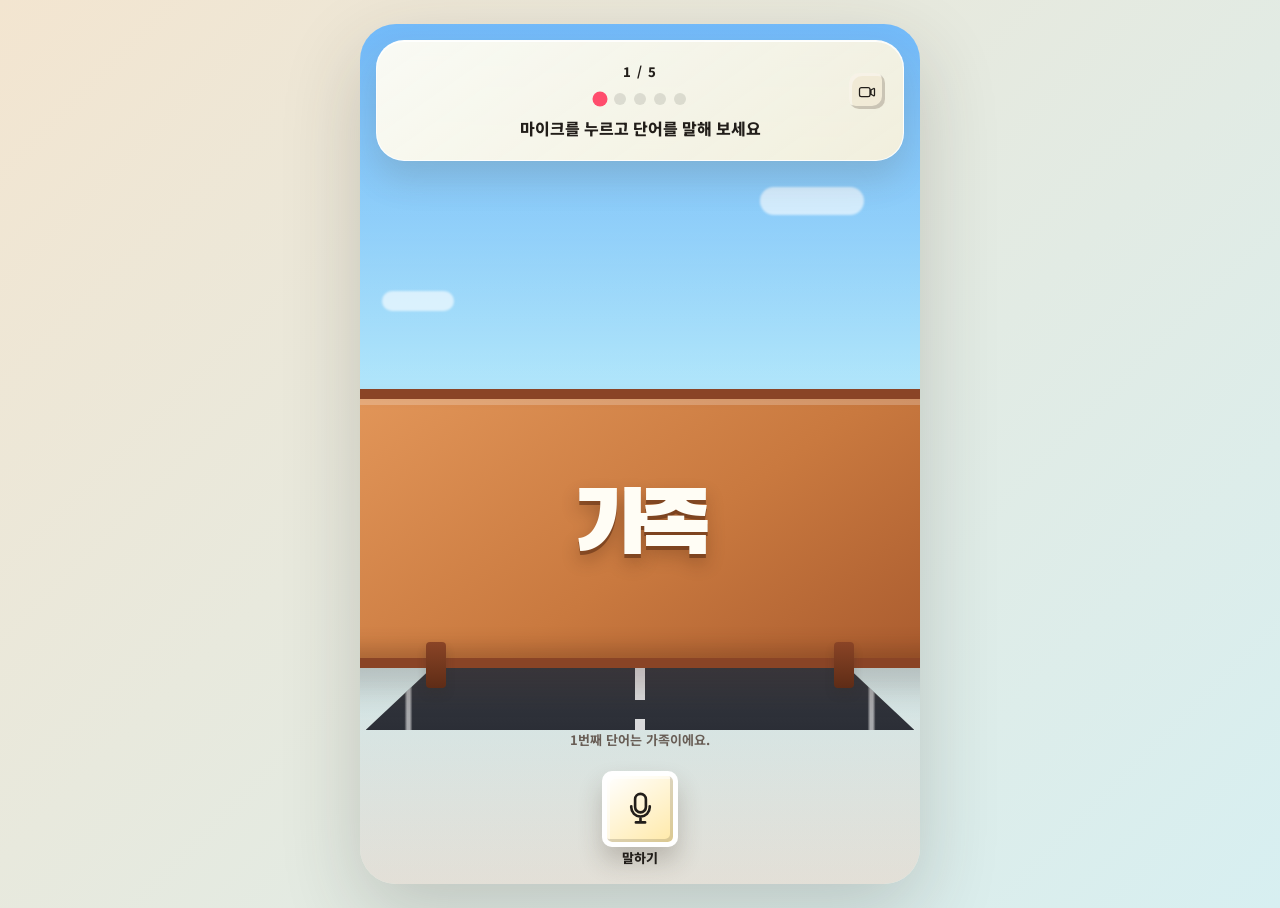
<file: index.html>
<!doctype html>
<html lang="ko">
  <head>
    <meta charset="UTF-8" />
    <meta name="viewport" content="width=device-width, initial-scale=1" />
    <meta name="theme-color" content="#fff9e9" />
    <meta name="description" content="한글 단어를 또박또박 말하며 벽을 부수는 발음 연습 게임" />
    <title>또박 또박 | 한글 발음 게임</title>
    <link rel="preconnect" href="https://fonts.googleapis.com" />
    <link rel="preconnect" href="https://fonts.gstatic.com" crossorigin />
    <link href="https://fonts.googleapis.com/css2?family=Black+Han+Sans&family=Noto+Sans+KR:wght@400;500;600;700;800&display=swap" rel="stylesheet" />
    <link rel="stylesheet" href="styles.css" />
  </head>
  <body>
    <main class="game-shell" data-phase="ready" aria-labelledby="game-title">
      <video id="camera-feed" class="camera-feed" autoplay muted playsinline aria-label="선택한 카메라 화면"></video>
      <div class="scene-light" aria-hidden="true"></div>
      <div class="campus-horizon" aria-hidden="true">
        <span class="cloud cloud-one"></span><span class="cloud cloud-two"></span>
        <span class="hill hill-left"></span><span class="hill hill-right"></span>
        <span class="tree tree-left"></span><span class="tree tree-right"></span>
      </div>

      <section class="top-panel" aria-label="게임 진행 상황">
        <div class="top-line">
          <p id="progress-text" class="progress-text">1 / 5</p>
          <button id="camera-button" class="camera-button" type="button" aria-pressed="false" aria-label="카메라 켜기">
            <svg viewBox="0 0 24 24" aria-hidden="true"><path d="M4.5 7.5h9A2.5 2.5 0 0 1 16 10v7a2.5 2.5 0 0 1-2.5 2.5h-9A2.5 2.5 0 0 1 2 17v-7a2.5 2.5 0 0 1 2.5-2.5Zm12.8 3.19 3.56-2.02A.75.75 0 0 1 22 9.33v8.34a.75.75 0 0 1-1.14.66l-3.56-2.02v-5.62Z" /></svg>
          </button>
        </div>
        <ol id="progress-dots" class="progress-dots" aria-label="5개 단어 진행 상태"></ol>
        <p id="instruction" class="instruction">마이크를 누르고 단어를 말해 보세요</p>
      </section>

      <section class="game-stage" aria-describedby="instruction game-status">
        <h1 id="game-title" class="sr-only">또박 또박 한글 발음 게임</h1>
        <div class="success-badge" id="success-badge" aria-hidden="true">
          <svg viewBox="0 0 24 24"><path d="m5 12.5 4.2 4.2L19.5 6.5" /></svg>
        </div>
        <div class="mascot" aria-hidden="true">
          <span class="mascot-head">
            <span class="mascot-eye mascot-eye-left"></span>
            <span class="mascot-eye mascot-eye-right"></span>
            <span class="mascot-mouth"></span>
          </span>
          <span class="mascot-body"></span>
        </div>
        <div class="word-wall" id="word-wall" aria-live="off">
          <p id="word" class="target-word">가족</p>
        </div>
        <div class="road" aria-hidden="true"><span></span><span></span><span></span><span></span></div>
      </section>

      <div id="confetti" class="confetti" aria-hidden="true"></div>
      <p id="game-status" class="status" role="status" aria-live="polite">첫 단어는 가족이에요.</p>

      <button id="mic-button" class="mic-button" type="button" aria-label="가족 말하기">
        <span class="mic-disc"><svg viewBox="0 0 24 24" aria-hidden="true"><path d="M12 14.5a3.5 3.5 0 0 0 3.5-3.5V6a3.5 3.5 0 0 0-7 0v5a3.5 3.5 0 0 0 3.5 3.5Zm-6-4v.75a6 6 0 0 0 12 0v-.75M12 17.25V21m-3 0h6" /></svg></span>
        <span id="mic-label">말하기</span>
        <span class="sound-waves" aria-hidden="true"><i></i><i></i><i></i></span>
      </button>

      <section id="complete-panel" class="complete-panel" hidden aria-labelledby="complete-title">
        <div class="complete-card">
          <div class="mascot" aria-hidden="true">
            <span class="mascot-head">
              <span class="mascot-eye mascot-eye-left"></span>
              <span class="mascot-eye mascot-eye-right"></span>
              <span class="mascot-mouth"></span>
            </span>
            <span class="mascot-body">
              <span class="mascot-arm mascot-arm-left"></span>
              <span class="mascot-arm mascot-arm-right"></span>
            </span>
          </div>
          <h2 id="complete-title">다섯 단어를 모두<br />또박또박 말했어요!</h2>
          <p>가족 · 바닥 · 수학 · 사막 · 가격</p>
          <button id="restart-button" type="button" class="restart-button">처음부터 다시 하기</button>
        </div>
      </section>
    </main>
    <script src="app.js"></script>
  </body>
</html>
</file>
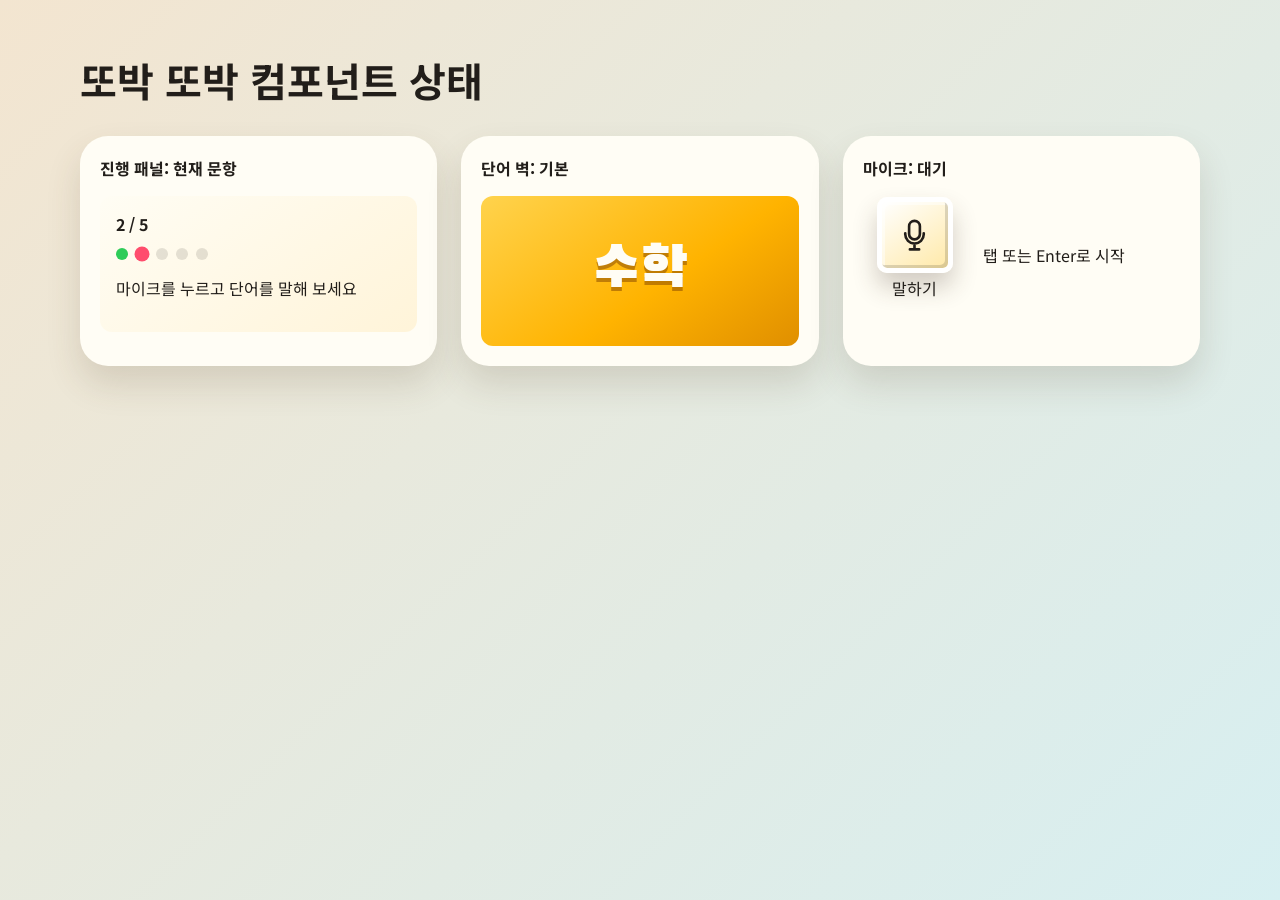
<file: showcase.html>
<!doctype html>
<html lang="ko">
  <head>
    <meta charset="UTF-8" />
    <meta name="viewport" content="width=device-width, initial-scale=1" />
    <title>또박 또박 | 컴포넌트 쇼케이스</title>
    <link rel="preconnect" href="https://fonts.googleapis.com" />
    <link rel="preconnect" href="https://fonts.gstatic.com" crossorigin />
    <link href="https://fonts.googleapis.com/css2?family=Black+Han+Sans&family=Noto+Sans+KR:wght@400;500;600;700;800&display=swap" rel="stylesheet" />
    <link rel="stylesheet" href="styles.css" />
    <style>
      body { padding: var(--space-6); background: linear-gradient(135deg, #f3e5d0, #d7eff1); }
      .showcase { width: min(100%, 1120px); margin: 0 auto; }
      .showcase h1 { font-size: clamp(1.75rem, 5vw, 2.5rem); word-break: keep-all; }
      .showcase-grid { display: grid; grid-template-columns: repeat(auto-fit, minmax(260px, 1fr)); gap: var(--space-6); }
      .showcase-card { padding: var(--space-5); border-radius: var(--radius-panel); background: var(--cream); box-shadow: 0 18px 34px rgb(89 67 45 / .16); }
      .showcase-card h2 { margin: 0 0 var(--space-4); font-size: 1rem; }
      .mini-panel { padding: var(--space-4); border-radius: var(--radius-small); background: linear-gradient(145deg, #fffdf4, #fff4d9); }
      .mini-dots { display: flex; gap: var(--space-2); margin-top: var(--space-3); } .mini-dots i { width: 12px; height: 12px; border-radius: 50%; background: rgb(49 43 40 / .13); } .mini-dots i:first-child { background: var(--success); } .mini-dots i:nth-child(2) { background: var(--coral); transform: scale(1.25); }
      .mini-wall { display: grid; min-height: 150px; place-items: center; border-radius: var(--radius-small); background: linear-gradient(145deg, var(--mascot-head-light), var(--mascot-head) 58%, #e08f00); color: var(--cream); font-family: "Black Han Sans", sans-serif; font-size: 3.5rem; text-shadow: 0 4px 0 rgb(140 76 0 / .55); }
      .action-row { display: flex; align-items: center; gap: var(--space-4); } .action-row .mic-button { justify-self: start; }
    </style>
  </head>
  <body>
    <main class="showcase">
      <h1>또박 또박 컴포넌트 상태</h1>
      <div class="showcase-grid">
        <section class="showcase-card"><h2>진행 패널: 현재 문항</h2><div class="mini-panel"><strong>2 / 5</strong><div class="mini-dots"><i></i><i></i><i></i><i></i><i></i></div><p>마이크를 누르고 단어를 말해 보세요</p></div></section>
        <section class="showcase-card"><h2>단어 벽: 기본</h2><div class="mini-wall">수학</div></section>
        <section class="showcase-card"><h2>마이크: 대기</h2><div class="action-row"><button class="mic-button" type="button" aria-label="발음 듣기"><span class="mic-disc"><svg viewBox="0 0 24 24" aria-hidden="true"><path d="M12 14.5a3.5 3.5 0 0 0 3.5-3.5V6a3.5 3.5 0 0 0-7 0v5a3.5 3.5 0 0 0 3.5 3.5Zm-6-4v.75a6 6 0 0 0 12 0v-.75M12 17.25V21m-3 0h6" /></svg></span><span>말하기</span></button><p>탭 또는 Enter로 시작</p></div></section>
      </div>
    </main>
  </body>
</html>
</file>
<file: styles.css>
:root {
  --sky-top: #4fa8f7;
  --sky-bottom: #bdeefb;
  --cream: #fffdf5;
  --cream-shade: #ffe9a8;
  --ink: #221e1a;
  --ink-muted: #685d55;
  --brick: #ff5a36;
  --road: #2b2e36;
  --leaf: #3ddc73;
  --success: #2ecc58;
  --coral: #ff4d6d;
  --mascot-head: #ffb300;
  --mascot-head-light: #ffd34d;
  --mascot-body: #2ba7f0;
  --mascot-body-light: #57c7ff;
  --white: #fff;
  --space-2: 8px;
  --space-3: 12px;
  --space-4: 16px;
  --space-5: 20px;
  --space-6: 24px;
  --space-8: 32px;
  --space-10: 40px;
  --radius-panel: 28px;
  --radius-control: 999px;
  --radius-small: 12px;
  --radius-block: 10px;
  --block-bevel: inset -3px -3px 0 rgb(0 0 0 / .16), inset 3px 3px 0 rgb(255 255 255 / .4);
  --duration-micro: 150ms;
  --duration-standard: 280ms;
  --duration-emphasis: 560ms;
  --ease-emphasis: cubic-bezier(.16, 1, .3, 1);
}

* { box-sizing: border-box; }

html { min-width: 320px; background: var(--cream); }

body {
  min-width: 320px;
  min-height: 100dvh;
  margin: 0;
  color: var(--ink);
  font-family: "Noto Sans KR", "Apple SD Gothic Neo", system-ui, sans-serif;
}

button { font: inherit; }

button:focus-visible {
  outline: 3px solid var(--ink);
  outline-offset: 4px;
}

.sr-only {
  position: absolute;
  width: 1px;
  height: 1px;
  padding: 0;
  margin: -1px;
  overflow: hidden;
  clip: rect(0, 0, 0, 0);
  white-space: nowrap;
  border: 0;
}

.game-shell {
  position: relative;
  isolation: isolate;
  display: grid;
  grid-template-rows: auto 1fr auto auto;
  width: min(100%, 560px);
  min-height: 100dvh;
  margin: 0 auto;
  overflow: hidden;
  background: linear-gradient(180deg, var(--sky-top) 0%, var(--sky-bottom) 48%, var(--cream) 100%);
}

.camera-feed,
.scene-light,
.campus-horizon,
.confetti { position: absolute; inset: 0; pointer-events: none; }

.camera-feed {
  z-index: -4;
  width: 100%;
  height: 100%;
  object-fit: cover;
  opacity: 0;
  transition: opacity var(--duration-standard) var(--ease-emphasis);
}

.game-shell[data-camera="on"] .camera-feed { opacity: .9; }

.scene-light {
  z-index: -3;
  background: linear-gradient(180deg, rgb(255 255 255 / .2), transparent 45%, rgb(55 43 33 / .14));
}

.campus-horizon { z-index: -2; overflow: hidden; }

.cloud { position: absolute; border-radius: var(--radius-control); background: rgb(255 255 255 / .62); filter: blur(1px); }
.cloud-one { width: 104px; height: 28px; top: 19%; right: 10%; }
.cloud-two { width: 72px; height: 20px; top: 31%; left: 4%; }
.hill { position: absolute; bottom: 33%; width: 95%; height: 24%; border-radius: 50% 50% 0 0; background: linear-gradient(180deg, var(--leaf), #87c981); opacity: .75; }
.hill-left { left: -45%; }
.hill-right { right: -45%; }
.tree { position: absolute; bottom: 34%; width: 84px; height: 160px; border-radius: 52% 48% 10% 10%; background: radial-gradient(circle at 45% 38%, #b8e589 0 18%, transparent 19%), radial-gradient(circle at 35% 57%, #7cc76d 0 25%, transparent 26%), linear-gradient(90deg, #4d8950, #78be65); opacity: .8; }
.tree-left { left: -20px; }
.tree-right { right: -30px; transform: scale(.84); transform-origin: bottom; }

.top-panel {
  z-index: 8;
  width: calc(100% - var(--space-8));
  margin: max(var(--space-4), env(safe-area-inset-top)) auto 0;
  padding: var(--space-4) var(--space-5) var(--space-5);
  border: 1px solid rgb(255 255 255 / .86);
  border-radius: var(--radius-panel);
  background: linear-gradient(145deg, rgb(255 253 244 / .96), rgb(255 244 217 / .89));
  box-shadow: inset 0 1px 0 rgb(255 255 255 / .92), 0 18px 34px rgb(89 67 45 / .16);
  backdrop-filter: blur(10px);
}

.top-line { display: flex; align-items: center; justify-content: space-between; min-height: 28px; }
.progress-text { margin: 0 auto; font-size: .8125rem; font-weight: 800; letter-spacing: .08em; }

.camera-button {
  position: absolute;
  right: calc(var(--space-4) + 2px);
  top: calc(max(var(--space-4), env(safe-area-inset-top)) + var(--space-4));
  display: grid;
  width: 36px;
  height: 36px;
  padding: 0;
  place-items: center;
  border: 0;
  border-radius: var(--radius-block);
  color: var(--ink);
  background: rgb(241 232 212 / .78);
  box-shadow: var(--block-bevel);
  cursor: pointer;
  transition: transform var(--duration-micro) var(--ease-emphasis), background var(--duration-micro) var(--ease-emphasis);
}

.camera-button:hover { background: var(--cream-shade); }
.camera-button:active { transform: scale(.94); }
.camera-button svg { width: 18px; fill: none; stroke: currentColor; stroke-linecap: round; stroke-linejoin: round; stroke-width: 1.7; }

.progress-dots { display: flex; justify-content: center; gap: var(--space-2); padding: 0; margin: var(--space-2) 0 var(--space-3); list-style: none; }
.progress-dots li { width: 12px; height: 12px; border-radius: var(--radius-control); background: rgb(49 43 40 / .13); transition: transform var(--duration-micro) var(--ease-emphasis), background var(--duration-micro) var(--ease-emphasis); }
.progress-dots li.is-complete { background: var(--success); }
.progress-dots li.is-current { background: var(--coral); transform: scale(1.25); }
.instruction { margin: 0; text-align: center; font-size: clamp(.9rem, 3.7vw, 1rem); font-weight: 800; line-height: 1.45; word-break: keep-all; }

.game-stage { position: relative; align-self: end; min-height: 46dvh; }

.word-wall {
  position: absolute;
  z-index: 2;
  right: -8%;
  bottom: 15%;
  left: -8%;
  display: grid;
  min-height: min(31dvh, 280px);
  padding: var(--space-8) var(--space-5);
  place-items: center;
  border: 10px solid #8a4426;
  border-radius: var(--radius-small);
  background: linear-gradient(145deg, #e3975a, #c9793f 55%, #a85a2e);
  box-shadow: inset 0 6px 0 rgb(255 255 255 / .22), inset 0 -10px 20px rgb(80 36 16 / .3), 0 20px 30px rgb(67 35 26 / .2);
  transform-origin: 50% 84%;
  transition: transform var(--duration-emphasis) var(--ease-emphasis), opacity var(--duration-standard) var(--ease-emphasis), filter var(--duration-standard) var(--ease-emphasis);
}

.word-wall::before,
.word-wall::after { position: absolute; bottom: -30px; content: ""; width: 20px; height: 46px; background: linear-gradient(180deg, #8a4426, #5e2c16); border-radius: 4px; box-shadow: 0 6px 10px rgb(49 43 40 / .2); }
.word-wall::before { left: 16%; }
.word-wall::after { right: 16%; }

.target-word {
  z-index: 1;
  margin: 0;
  color: var(--cream);
  font-family: "Black Han Sans", "Noto Sans KR", sans-serif;
  font-size: clamp(3rem, 15vw, 5.5rem);
  font-weight: 400;
  line-height: .92;
  letter-spacing: -.08em;
  text-align: center;
  text-shadow: 0 4px 0 rgb(90 42 16 / .55), 0 9px 18px rgb(60 28 10 / .3);
  word-break: keep-all;
}

.game-shell[data-phase="listening"] .word-wall { filter: saturate(1.06); transform: translateY(-5px) scale(1.01); }
.game-shell[data-phase="success"] .word-wall { opacity: 0; transform: translateY(90px) scale(.78) rotateX(16deg); }

.road {
  position: absolute;
  right: 1%;
  bottom: 0;
  left: 1%;
  height: 46%;
  overflow: hidden;
  background: linear-gradient(90deg, transparent 0 7%, rgb(255 255 255 / .58) 7.5% 8%, transparent 8.5% 91.5%, rgb(255 255 255 / .58) 92% 92.5%, transparent 93%), linear-gradient(180deg, #50535a, var(--road));
  clip-path: polygon(37% 0, 63% 0, 100% 100%, 0 100%);
}

.road span { position: absolute; left: 49%; width: 2%; height: 12%; background: rgb(255 255 255 / .82); }
.road span:nth-child(1) { top: 8%; } .road span:nth-child(2) { top: 34%; height: 15%; } .road span:nth-child(3) { top: 64%; height: 20%; } .road span:nth-child(4) { top: 94%; height: 23%; }

.success-badge {
  position: absolute;
  z-index: 4;
  left: 50%;
  bottom: calc(15% + min(30dvh, 270px) - var(--space-4));
  display: grid;
  width: 74px;
  height: 74px;
  place-items: center;
  border: 6px solid var(--white);
  border-radius: var(--radius-block);
  color: var(--success);
  background: var(--cream);
  box-shadow: inset -3px -3px 0 rgb(0 0 0 / .1), inset 3px 3px 0 rgb(255 255 255 / .5), 0 12px 22px rgb(56 61 42 / .22);
  opacity: 0;
  transform: translate(-50%, 16px) scale(.7);
  transition: opacity var(--duration-micro) var(--ease-emphasis), transform var(--duration-standard) var(--ease-emphasis);
}

.success-badge svg { width: 42px; fill: none; stroke: currentColor; stroke-linecap: round; stroke-linejoin: round; stroke-width: 3.2; }
.game-shell[data-phase="success"] .success-badge { opacity: 1; transform: translate(-50%, 0) scale(1); }

.mascot { position: relative; display: grid; justify-items: center; }
.mascot-head {
  position: relative;
  width: 44px;
  height: 40px;
  border-radius: var(--radius-block);
  background: linear-gradient(145deg, var(--mascot-head-light), var(--mascot-head));
  box-shadow: var(--block-bevel);
}
.mascot-eye { position: absolute; top: 14px; width: 7px; height: 9px; border-radius: 2px; background: var(--ink); }
.mascot-eye-left { left: 9px; }
.mascot-eye-right { right: 9px; }
.mascot-mouth { position: absolute; left: 50%; bottom: 7px; width: 16px; height: 6px; border-radius: 0 0 7px 7px; background: var(--ink); transform: translateX(-50%); }
.mascot-body {
  position: relative;
  width: 34px;
  height: 22px;
  margin-top: -4px;
  border-radius: var(--radius-block);
  background: linear-gradient(145deg, var(--mascot-body-light), var(--mascot-body));
  box-shadow: var(--block-bevel);
}
.mascot-arm { position: absolute; top: 4px; width: 9px; height: 20px; border-radius: 4px; background: var(--mascot-body); }
.mascot-arm-left { left: -10px; transform: rotate(-34deg); transform-origin: top center; }
.mascot-arm-right { right: -10px; transform: rotate(34deg); transform-origin: top center; }

.game-stage .mascot {
  position: absolute;
  z-index: 3;
  right: 8%;
  bottom: calc(15% + min(30dvh, 270px) - 6px);
  opacity: 0;
  pointer-events: none;
  transform: translateY(16px) scale(.8);
  transition: opacity var(--duration-standard) var(--ease-emphasis), transform var(--duration-standard) var(--ease-emphasis);
}
.game-shell[data-phase="success"] .game-stage .mascot { opacity: 1; transform: translateY(0) scale(1); }

.complete-card .mascot { margin: 0 auto var(--space-5); }

.status { z-index: 3; min-height: 24px; padding: 0 var(--space-8); margin: 0 0 var(--space-3); color: var(--ink-muted); font-size: .8125rem; font-weight: 700; line-height: 1.5; text-align: center; word-break: keep-all; }
.game-shell[data-phase="retry"] .status { color: #9f4637; }

.mic-button {
  z-index: 3;
  position: relative;
  justify-self: center;
  display: grid;
  width: 104px;
  min-height: 118px;
  padding: 0 0 max(var(--space-3), env(safe-area-inset-bottom));
  place-items: center;
  border: 0;
  border-radius: var(--radius-control);
  color: var(--ink);
  background: transparent;
  cursor: pointer;
}

.mic-disc {
  display: grid;
  width: 76px;
  height: 76px;
  place-items: center;
  border: 5px solid var(--white);
  border-radius: var(--radius-block);
  background: linear-gradient(145deg, var(--white), var(--cream-shade));
  box-shadow: inset -3px -3px 0 rgb(0 0 0 / .14), inset 3px 3px 0 rgb(255 255 255 / .45), 0 14px 24px rgb(66 49 39 / .24);
  transition: transform var(--duration-micro) var(--ease-emphasis), box-shadow var(--duration-standard) var(--ease-emphasis);
}

.mic-button:hover .mic-disc { transform: translateY(-2px); box-shadow: inset -3px -3px 0 rgb(0 0 0 / .14), inset 3px 3px 0 rgb(255 255 255 / .45), 0 18px 28px rgb(66 49 39 / .28); }
.mic-button:active .mic-disc { transform: scale(.94); }
.mic-button:disabled { cursor: wait; }
.mic-button:disabled .mic-disc { opacity: .68; }
.mic-disc svg { width: 37px; fill: none; stroke: currentColor; stroke-linecap: round; stroke-linejoin: round; stroke-width: 1.7; }
#mic-label { margin-top: -8px; font-size: .8125rem; font-weight: 800; }

.sound-waves { position: absolute; right: -5px; top: 22px; display: flex; align-items: center; gap: 3px; height: 44px; opacity: 0; transform: translateX(-4px); transition: opacity var(--duration-micro) var(--ease-emphasis), transform var(--duration-micro) var(--ease-emphasis); }
.sound-waves i { display: block; width: 4px; border-radius: var(--radius-control); background: var(--coral); transform-origin: center; }
.sound-waves i:nth-child(1) { height: 18px; } .sound-waves i:nth-child(2) { height: 32px; } .sound-waves i:nth-child(3) { height: 22px; }
.game-shell[data-phase="listening"] .sound-waves { opacity: 1; transform: translateX(0); }
.game-shell[data-phase="listening"] .sound-waves i { animation: listen-pulse 780ms var(--ease-emphasis) infinite alternate; }
.game-shell[data-phase="listening"] .sound-waves i:nth-child(2) { animation-delay: 140ms; } .game-shell[data-phase="listening"] .sound-waves i:nth-child(3) { animation-delay: 280ms; }

.confetti { z-index: 5; overflow: hidden; }
.confetti i { position: absolute; top: 35%; width: 10px; height: 17px; border-radius: 2px; box-shadow: inset -2px -2px 0 rgb(0 0 0 / .2), inset 2px 2px 0 rgb(255 255 255 / .35); opacity: 0; transform: translate3d(0, 0, 0) rotate(0); }
.confetti.is-falling i { animation: confetti-fall 950ms var(--ease-emphasis) forwards; }

.complete-panel { position: absolute; z-index: 10; inset: 0; display: grid; padding: var(--space-6); place-items: center; background: rgb(49 43 40 / .42); backdrop-filter: blur(8px); }
.complete-panel[hidden] { display: none; }
.complete-card { width: min(100%, 380px); padding: var(--space-10) var(--space-6); text-align: center; border: 1px solid rgb(255 255 255 / .86); border-radius: var(--radius-panel); background: linear-gradient(145deg, var(--cream), #fff0ce); box-shadow: 0 24px 52px rgb(49 43 40 / .32), inset 0 1px 0 var(--white); animation: card-enter var(--duration-emphasis) var(--ease-emphasis) both; }
.complete-card h2 { margin: 0; font-size: clamp(1.75rem, 7vw, 2.5rem); font-weight: 800; line-height: 1.16; letter-spacing: -.06em; word-break: keep-all; }
.complete-card p { margin: var(--space-4) 0 var(--space-6); color: var(--ink-muted); font-size: .9rem; font-weight: 700; line-height: 1.65; word-break: keep-all; }
.restart-button { min-height: 48px; width: 100%; border: 0; border-radius: var(--radius-block); color: var(--white); background: var(--ink); box-shadow: inset 0 2px 0 rgb(255 255 255 / .18), 0 8px 0 #171311; cursor: pointer; font-size: 1rem; font-weight: 800; transition: transform var(--duration-micro) var(--ease-emphasis), box-shadow var(--duration-micro) var(--ease-emphasis); }
.restart-button:active { box-shadow: inset 0 2px 0 rgb(255 255 255 / .18), 0 3px 0 #171311; transform: translateY(5px); }

@keyframes listen-pulse { to { transform: scaleY(.55); opacity: .45; } }
@keyframes confetti-fall { 15% { opacity: 1; } 100% { opacity: 0; transform: translate3d(var(--drift), 270px, 0) rotate(var(--spin)); } }
@keyframes card-enter { from { opacity: 0; transform: translateY(16px) scale(.96); } to { opacity: 1; transform: translateY(0) scale(1); } }
@keyframes reduced-pulse { to { opacity: .45; } }
@keyframes reduced-confetti { 15% { opacity: 1; } 100% { opacity: 0; } }
@keyframes card-fade { from { opacity: 0; } to { opacity: 1; } }

@media (min-width: 720px) {
  body { padding: var(--space-6); background: linear-gradient(135deg, #f3e5d0, #d7eff1); }
  .game-shell { min-height: calc(100dvh - var(--space-10)); border-radius: 36px; box-shadow: 0 28px 80px rgb(49 43 40 / .2); }
}

@media (prefers-reduced-motion: reduce) {
  *, *::before, *::after { scroll-behavior: auto !important; animation-duration: 1ms !important; animation-iteration-count: 1 !important; transition-duration: 120ms !important; }
  .progress-dots li.is-current,
  .game-shell[data-phase="listening"] .word-wall,
  .game-shell[data-phase="success"] .word-wall,
  .game-stage .mascot,
  .mic-button:hover .mic-disc,
  .mic-button:active .mic-disc,
  .camera-button:active,
  .restart-button:active { transform: none; }
  .success-badge { transform: translate(-50%, 0); }
  .game-shell[data-phase="listening"] .sound-waves i { animation: reduced-pulse 780ms ease-in-out infinite alternate !important; }
  .confetti.is-falling i { animation: reduced-confetti 360ms ease-out forwards !important; }
  .complete-card { animation: card-fade 120ms ease-out both !important; }
}
</file>
